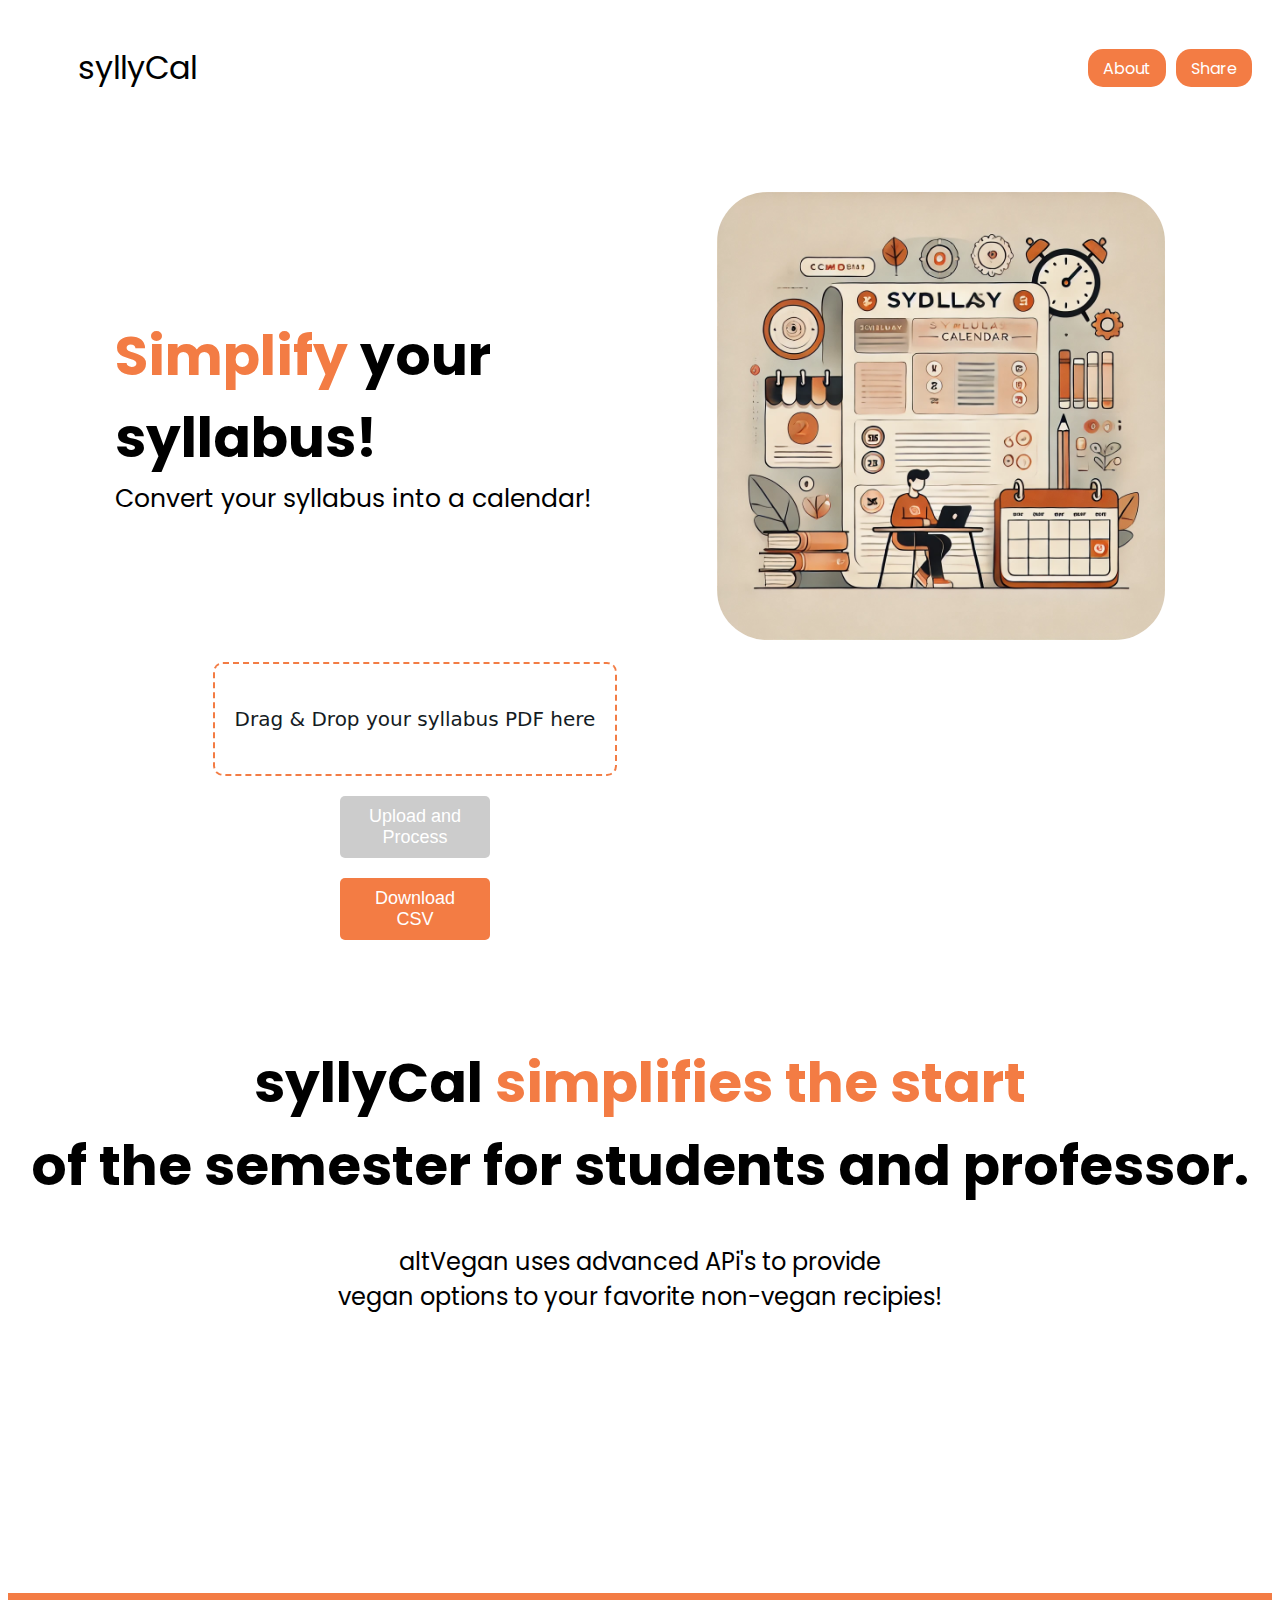
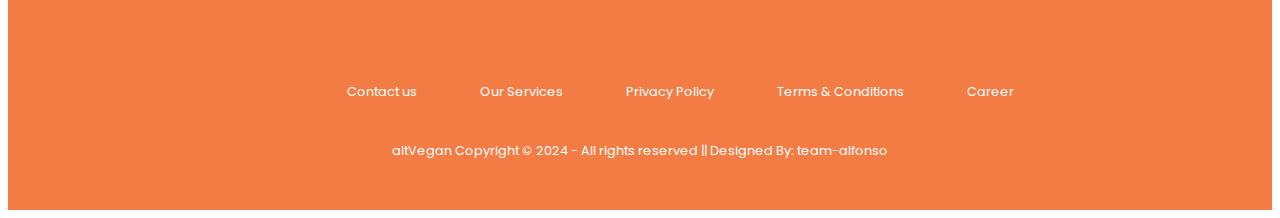
<file: index.html>
<html class="scroll" lang="en">

<head>
  <meta charset="UTF-8" />
  <meta name="viewport" content="width=device-width, initial-scale=1.0" />
  <meta http-equiv="X-UA-Compatible" content="ie=edge" />
  <title>Welcome to inTune</title>
  <link rel="stylesheet" href="styleHome.css" />
  <link href="https://fonts.googleapis.com/css?family=Poppins" rel="stylesheet" />
  <link rel="shortcut icon" href="favicon.ico" />
  <script src="mainScripts.js"></script>
</head>

<body>
  <nav>
    <ul class="menu">
      <li class="logo"><a href="#">syllyCal</a></li>
      <li class="item button"><a href="#subText">About</a></li>
      <li class="item button secondary">
        <a href="">Share</a>
      </li>
      <li class="toggle"><span class="bars"></span></li>
    </ul>
  </nav>

  <section class="content">
    <!-- TEST  -->

    <p style="font-size:55px; font-weight:bold; font-family:poppins; margin: 0px;">

      <span style="color: #f37c44">Simplify</span>
    your syllabus!
      <br>
      <span style="font-size: 25px; font-weight: normal;">
        Convert your syllabus into a calendar! <br> </span>
    </p>
    <img class="imgGirl" src="syllyCal.webp" alt="..." height="" width="" />

    <!-- Drag-and-drop area -->
    <div class="upload-wrapper">
      <div id="drop-area">
        <p>Drag & Drop your syllabus PDF here</p>
        <input type="file" id="fileElem" accept="application/pdf" 
        style="display:none">
      </div>

      <!-- Display file name or upload status -->
      <div id="file-info" style="display:none;">
        <p id="file-name"></p>
        <p id="file-status">File ready for upload!</p>
      </div>
      
      <button id="uploadButton" disabled>Upload and Process</button>
      <button id="download-btn">Download CSV</button>
      <div id="result"></div>
    </div>

    <!--Script for Drag and Drop-->
    <script>
      const dropArea = document.getElementById('drop-area');
      const uploadButton = document.getElementById('uploadButton');
      let file;

      dropArea.addEventListener('dragover', (event) => {
        event.preventDefault();
      });

      dropArea.addEventListener('drop', (event) => {
        event.preventDefault();
        file = event.dataTransfer.files[0];
        if (file.type === 'application/pdf') {
          uploadButton.disabled = false;
        }
      });

    
    </script>
    <!-- <p>test</p> -->
    <!-- <div class="url-box">
    <input type="text" id="url-input" placeholder="Have your url ready and click take me!">
    <button class="urlButt" onclick="window.location.href = 'index3.html'">Take me</button>
    </div>
    <div id="result"></div> -->

  </section>

  <main id="page-1" style="text-align: center;">
    <div id="section2">
      <h1 style="text-align: center; font-size:55px; font-family: Poppins;">
        syllyCal <span style="color: #f37c44">simplifies the start</span><br> of the semester for students and professor.
      </h1>

      <h2 class="subText">
        altVegan uses advanced APi's to provide <br />
        vegan options to your favorite non-vegan recipies!
      </h2>
      <br />
      <br>
      <br>
      <br>
      <br>
    </div>
  </main>
</body>
  <br><br>
<section class="content2">
</section>
  <br>
  <br>
  <br>
<section id="foot">
  <footer>
    <div class="footer">
      <div class="row">
        <a href="#"><i class="fa fa-facebook"></i></a>
        <a href="#"><i class="fa fa-instagram"></i></a>
        <a href="#"><i class="fa fa-youtube"></i></a>
        <a href="#"><i class="fa fa-twitter"></i></a>
      </div>
      <div class="row">
        <ul>
          <li><a href="#">Contact us</a></li>
          <li><a href="#">Our Services</a></li>
          <li><a href="#">Privacy Policy</a></li>
          <li><a href="#">Terms & Conditions</a></li>
          <li><a href="#">Career</a></li>
        </ul>
      </div>
      <div class="row">
        altVegan Copyright © 2024 - All rights reserved || Designed By: team-alfonso
      </div>
    </div>
  </footer>
</section>
</html>
</file>
<file: styleHome.css>
/*
* color pallete:
* #f37c44 - organe
* #141b23 - black
* #f5f2ef - offwhite
* #945336 - light brown
372.41 × 279.31
change the button color to organge, round??
*/


/*Script for drag and drop*/
.upload-wrapper {
  display: flex;
  flex-direction: column;
  align-items: center;
  justify-content: center;
}
#drop-area {
  border: 2px dashed #f37c44;
  padding: 20px;
  text-align: center;
  margin-top: 20px;
  cursor: default;
  /* Ensure it doesn’t look clickable */
  border-radius: 10px;
  transition: border-color 0.3s ease;
}

#drop-area p {
  font-size: 20px;
  color: #141b23;
}

#file-info {
  display: block;
  margin-top: 10px;
  text-align: center;
}

#file-name {
  font-size: 16px;
  font-weight: bold;
  color: #141b23;
}

#file-status {
  font-size: 14px;
  color: #28a745;
  /* Success message in green */
}

#uploadButton {
  margin-top: 20px;
  padding: 10px 20px;
  font-size: 18px;
  background-color: #f37c44;
  color: #fff;
  border: none;
  cursor: pointer;
  border-radius: 5px;
}
#download-btn {
  margin-top: 20px;
  padding: 10px 20px;
  font-size: 18px;
  background-color: #f37c44;
  color: #fff;
  border: none;
  cursor: pointer;
  border-radius: 5px;
}
#uploadButton:disabled {
  background-color: #ccc;
  cursor: not-allowed;
}

#uploadButton:hover:enabled {
  background-color: #141b23;
}
.p{
  margin-bottom: 0px;
}

.url-box {
  display: left;
  margin-bottom: 10px;
}

input[type="text"] {
  flex: 1;
    padding: 8px;
    font-size: 16px;
    width: 50%;
    /* Adjust as needed */
}

button {
  padding: 8px 16px;
    font-size: 16px;
    background-color: #f37c44;
    color: #fff;
    border: none;
    cursor: pointer;
    width: 25%;
    border-radius: 3px;
    /* Adjust as needed */
}

button:hover {
  background-color: #141b23;
}

.subText{
  font-weight: normal;
}

#navImage {
  height: 25px;
  width: 25px;
}
/* footer */

#foot{
margin:0;
overflow-x:hidden;
}

.footer{
background:#f37c44;
padding:30px 0px;
font-family: 'poppins';
text-align:center;
}

.footer .row{
width:100%;
margin:1% 0%;
padding:0.6% 0%;
color: white;
font-size:0.8em;
}

.footer .row a{
text-decoration:none;
color:white;
transition:0.5s;
}

.footer .row a:hover{
color:#fff;
}

.footer .row ul{
width:100%;
}

.footer .row ul li{
display:inline-block;
margin:0px 30px;
}

.footer .row a i{
font-size:2em;
margin:0% 1%;
}

@media (max-width:720px){
.footer{
text-align:left;
padding:5%;
}
.footer .row ul li{
display:block;
margin:10px 0px;
text-align:left;
}
.footer .row a i{
margin:0% 3%;
}
}
/*FOOOTER END   */
/* TEST */
/* Test image */
.content {
  display: grid;
  padding: 4rem;
  grid-template-columns: 600px 1fr;
  gap: .1rem;
  align-items: center;
  max-width: 1050px;
  margin: 0 auto;
  font: 500 100%/1.5 system-ui;
}
.imgGirl {
  max-width: 100%;
  height: auto;
  border-radius: 50px;
  /* justify-content: left; */
  
  /* height: 4 */
}

.content2 {
  display: grid;
  padding: 2rem;
  grid-template-columns: 600px 1fr;
  gap: .1rem;
  align-items: center;
  max-width: 1050px;
  margin: 0 auto;
  font: 500 100%/1.5 system-ui;
  margin-bottom: -55px;
}

.imgDude {
  max-width: 175%;
  height: auto;
  padding-left: 15px;
}

.buttonTakeDude {
  padding: 5px 20px;
  font-size: 20px;
/*   font-weight: bold; */
  text-align: center;
  cursor: pointer;
  outline: none;
  color: #fff;
  background-color: #DA4E43;
  border: none;
  border-radius: 15px;
/*   box-shadow: 0 9px #ededed; */
  margin-left: 416px;
}

.buttonTakeDude:hover {background-color: #DA4E69; text-decoration: none;}

.buttonTakeDude:active {
  background-color: #DA4E43;
  box-shadow: 0 5px #666;
  transform: translateY(4px);



/* *********************About section Homepage**************************** */
/* .container {
  display: flex;
  flex-wrap: wrap;
  justify-content: space-between;
}

.item {
  width: 32%;
  padding-bottom: 32%; /* Same as width, sets height */
/*   margin-bottom: 2%; /* (100-32*3)/2 */
/*   position: relative; */ 
}

.buttonTakeDude2 {
  padding: 5px 20px;
  font-size: 20px;
/*   font-weight: bold; */
  text-align: center;
  cursor: pointer;
  outline: none;
  color: #fff;
  background-color: #DA4E43;
  border: none;
  border-radius: 15px;
/*   box-shadow: 0 9px #ededed; */
  margin-left: 418px;
}

.buttonTakeDude2:hover {background-color: #DA4E69; text-decoration: none;}

.buttonTakeDude2:active {
  background-color: #DA4E43;
  box-shadow: 0 5px #666;
  transform: translateY(4px);
}






/* Test image END */

/* SMOOTH SCROLL TEST */



.scroll {
  
  
  scroll-behavior: smooth;
}

/*SMOOTH SCROLL TEST END  */

.box {
  border: 1px solid black;
  padding: 225px 50px 75px 100px;
  background-color: lightblue;
}
      
/* TEST */
.center {
  display: block;
  margin-left: auto;
  margin-right: auto;
  width: 1240px;
  height: 607px;
}

#button {
  padding: 5px 20px;
  font-size: 20px;
  text-align: center;
  cursor: pointer;
  outline: none;
  color: #fff;
  background-color: #f37c44;
  border: none;
  border-radius: 15px;
/*   box-shadow: 0 9px #999; */
}

#button:hover {background-color: #F20D0D}

#button:active {
  background-color: #DA4E43;
  box-shadow: 0 5px #666;
  transform: translateY(4px);
}

#img {
/*   margin-left: 378px; */
   display: block;
  margin-left: auto;
  margin-right: auto;
  width: 35%;
  height: 45%;
 
}

.buttonTake {
  padding: 5px 20px;
  font-size: 20px;
/*   font-weight: bold; */
  text-align: center;
  cursor: pointer;
  outline: none;
  color: #fff;
  background-color: #DA4E43;
  border: none;
  border-radius: 15px;
/*   box-shadow: 0 9px #ededed; */
}

.buttonTake:hover {background-color: #DA4E69; text-decoration: none;}

.buttonTake:active {
  background-color: #DA4E43;
  box-shadow: 0 5px #666;
  transform: translateY(4px);



/* *********************About section Homepage**************************** */
/* .container {
  display: flex;
  flex-wrap: wrap;
  justify-content: space-between;
}

.item {
  width: 32%;
  padding-bottom: 32%; /* Same as width, sets height */
/*   margin-bottom: 2%; /* (100-32*3)/2 */
/*   position: relative; */ */
} */

/* Basic styling */
* {
  box-sizing: border-box;
  padding: 0;
  margin: 0;
}

body {
  font-family: poppins;
}

nav {
  background: #FFFFFF;
  padding: 5px 20px;
}

ul {
  list-style-type: none;
}

a {
  color: black;
  text-decoration: none;
}
a:hover {
  text-decoration: underline;
}
.logo a:hover {
  text-decoration: none;
}
.menu li {
  font-size: 16px;
  padding: 15px 5px;
  white-space: nowrap;
}
.logo a,
.toggle a {
  font-size: 32px;
}
.button.secondary {
  border-bottom: 1px #444 solid;
}

/* Mobile menu */
.menu {
  display: flex;
  flex-wrap: wrap;
  justify-content: space-between;
  align-items: center;
}
.toggle {
  order: 1;
}
.item.button {
  order: 2;
}
.item {
  width: 100%;
  text-align: center;
  order: 3;
  display: none;
}
.item.active {
  display: block;
}

/* Navbar Toggle */
.toggle {
  cursor:pointer;
}
.bars {
  background: #999;
  display: inline-block;
  height: 2px;
  position: relative;
  transition: background .2s ease-out;
  width: 18px;
}
.bars:before,
.bars:after {
  background: #999;
  content: '';
  display: block;
  height: 100%;
  position: absolute;
  transition: all .2s ease-out;
  width: 100%;
}
.bars:before {
  top: 5px;
}
.bars:after {
  top: -5px;
}

/* Tablet menu */
@media all and (min-width: 468px) {
  .menu {
      justify-content: center;
  }

  .logo {
      flex: 1;
  }

  .item.button {
      width: auto;
      order: 1;
      display: block;
  }
  .toggle {
      order: 2;
  }
  .button.secondary {
      border: 0;
  }
  .button a {
    color: white;
      padding: 7.5px 15px;
      background: #f37c44;
/*       border: 1.8px #000000 solid; */
      border-radius:15px;
  }
  .button.secondary a {
/*       background: F20D0D;     */
  }
  .button a:hover {
      text-decoration: none;
      transition:all .25s;
  }
  .button:not(.secondary) a:hover {
      background: #F20D0D;
      border-color: #000000;
  }
  .button.secondary a:hover {
/*       color: #F20D0D;
    background: #fffff; */
    background: #F20D0D;
    border-color: #000000;
  } 
}

/* Desktop menu */
@media all and (min-width: 768px) {
  .item {
      display: block;
      width: auto;
  }
  .toggle {
      display: none;
  }
  .logo {
      order: 0;
  }
  .item {
      order: 1;
  }
  .button {
      order: 2;
  }
  .menu li {
      padding: 15px 10px;
  }
  .menu li.button {
      padding-right: 0;
  }
}

/*****************************************Start of Content*******************************************
</file>
